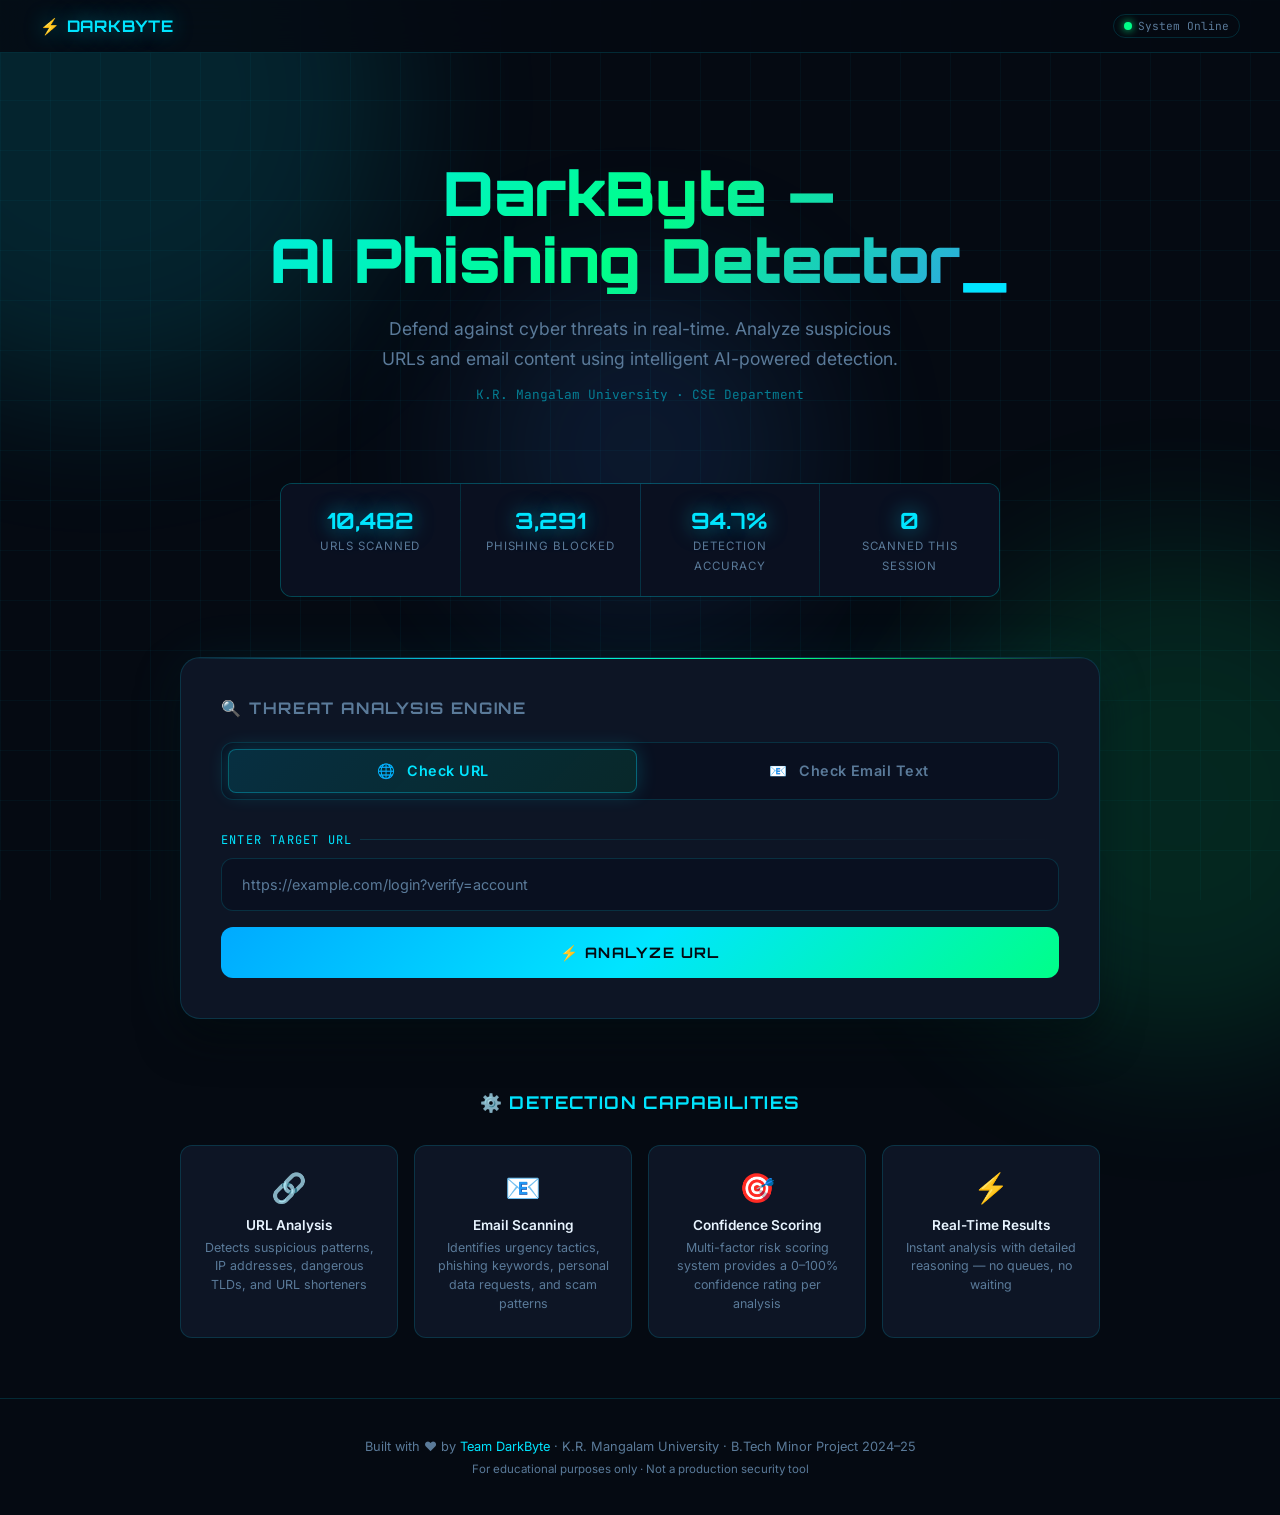
<file: index.html>
<!DOCTYPE html>
<html lang="en">
<head>
  <meta charset="UTF-8" />
  <meta name="viewport" content="width=device-width, initial-scale=1.0" />
  <title>DarkByte — AI Phishing Detector | K.R. Mangalam University</title>
  <meta name="description" content="DarkByte AI Phishing Detection System — Check URLs and emails for phishing threats using intelligent rule-based analysis. B.Tech Minor Project by Team DarkByte." />
  <link rel="preconnect" href="https://fonts.googleapis.com" />
  <link rel="preconnect" href="https://fonts.gstatic.com" crossorigin />
  <link href="https://fonts.googleapis.com/css2?family=Orbitron:wght@400;600;700;900&family=Inter:wght@300;400;500;600&family=JetBrains+Mono:wght@400;600&display=swap" rel="stylesheet" />

  <style>
    /* ── RESET & BASE ── */
    *, *::before, *::after { box-sizing: border-box; margin: 0; padding: 0; }
    :root {
      --bg-deep:     #050a12;
      --bg-panel:    #0a1020;
      --bg-card:     #0d1525;
      --bg-input:    #091020;
      --neon-green:  #00ff88;
      --neon-cyan:   #00e5ff;
      --neon-blue:   #3d8bff;
      --neon-red:    #ff3860;
      --text-primary: #e8f4ff;
      --text-muted:   #5a7a99;
      --border:       rgba(0,229,255,0.15);
      --border-glow:  rgba(0,229,255,0.4);
      --glow-green:   0 0 20px rgba(0,255,136,0.5), 0 0 40px rgba(0,255,136,0.2);
      --glow-cyan:    0 0 20px rgba(0,229,255,0.5), 0 0 40px rgba(0,229,255,0.2);
      --glow-red:     0 0 20px rgba(255,56,96,0.5),  0 0 40px rgba(255,56,96,0.2);
      --radius:       12px;
      --transition:   all 0.3s cubic-bezier(0.4,0,0.2,1);
    }

    html { scroll-behavior: smooth; }

    body {
      font-family: 'Inter', sans-serif;
      background: var(--bg-deep);
      color: var(--text-primary);
      min-height: 100vh;
      overflow-x: hidden;
    }

    /* ── ANIMATED BACKGROUND ── */
    .bg-grid {
      position: fixed;
      inset: 0;
      background-image:
        linear-gradient(rgba(0,229,255,0.04) 1px, transparent 1px),
        linear-gradient(90deg, rgba(0,229,255,0.04) 1px, transparent 1px);
      background-size: 50px 50px;
      z-index: 0;
      pointer-events: none;
    }
    .bg-orb {
      position: fixed;
      border-radius: 50%;
      filter: blur(80px);
      opacity: 0.12;
      pointer-events: none;
      z-index: 0;
    }
    .bg-orb-1 { width: 600px; height: 600px; background: var(--neon-cyan);  top: -200px; left: -200px; animation: orbFloat 12s ease-in-out infinite; }
    .bg-orb-2 { width: 500px; height: 500px; background: var(--neon-green); bottom: -150px; right: -150px; animation: orbFloat 15s ease-in-out infinite reverse; }
    .bg-orb-3 { width: 350px; height: 350px; background: var(--neon-blue);  top: 50%; left: 50%; transform: translate(-50%,-50%); animation: orbFloat 10s ease-in-out infinite 3s; }

    @keyframes orbFloat {
      0%, 100% { transform: translate(0, 0); }
      33%       { transform: translate(30px, -30px); }
      66%       { transform: translate(-20px, 20px); }
    }

    /* ── LAYOUT ── */
    main { position: relative; z-index: 1; max-width: 960px; margin: 0 auto; padding: 0 20px 60px; }

    /* ── NAVBAR ── */
    nav {
      position: fixed; top: 0; left: 0; right: 0; z-index: 100;
      background: rgba(5,10,18,0.85);
      backdrop-filter: blur(20px);
      border-bottom: 1px solid var(--border);
      padding: 14px 40px;
      display: flex; align-items: center; justify-content: space-between;
    }
    .nav-logo {
      font-family: 'Orbitron', monospace;
      font-size: 1rem;
      font-weight: 700;
      color: var(--neon-cyan);
      text-shadow: var(--glow-cyan);
      letter-spacing: 0.05em;
    }
    .nav-badge {
      font-size: 0.7rem;
      font-family: 'JetBrains Mono', monospace;
      color: var(--text-muted);
      border: 1px solid var(--border);
      padding: 4px 10px;
      border-radius: 20px;
    }
    .status-dot {
      display: inline-block; width: 8px; height: 8px; border-radius: 50%;
      background: var(--neon-green);
      box-shadow: 0 0 8px var(--neon-green);
      margin-right: 6px;
      animation: pulse 2s infinite;
    }
    @keyframes pulse { 0%,100%{opacity:1;} 50%{opacity:0.4;} }

    /* ── HERO ── */
    .hero {
      padding: 160px 0 80px;
      text-align: center;
    }
    .hero-tag {
      display: inline-block;
      font-family: 'JetBrains Mono', monospace;
      font-size: 0.75rem;
      color: var(--neon-green);
      background: rgba(0,255,136,0.08);
      border: 1px solid rgba(0,255,136,0.25);
      padding: 6px 16px;
      border-radius: 20px;
      margin-bottom: 24px;
      letter-spacing: 0.1em;
      text-transform: uppercase;
    }
    .hero-title {
      font-family: 'Orbitron', monospace;
      font-size: clamp(2rem, 6vw, 3.8rem);
      font-weight: 900;
      line-height: 1.1;
      margin-bottom: 20px;
      background: linear-gradient(135deg, #00e5ff 0%, #00ff88 50%, #3d8bff 100%);
      -webkit-background-clip: text;
      -webkit-text-fill-color: transparent;
      background-clip: text;
    }
    .hero-title span.cursor {
      -webkit-text-fill-color: var(--neon-cyan);
      animation: blink 1s step-end infinite;
    }
    @keyframes blink { 0%,100%{opacity:1;} 50%{opacity:0;} }

    .hero-tagline {
      font-size: 1.1rem;
      color: var(--text-muted);
      max-width: 520px;
      margin: 0 auto 12px;
      line-height: 1.7;
    }
    .hero-team {
      font-family: 'JetBrains Mono', monospace;
      font-size: 0.8rem;
      color: rgba(0,229,255,0.5);
      margin-top: 8px;
    }

    /* ── STATS BAR ── */
    .stats-bar {
      display: flex;
      gap: 1px;
      background: var(--border);
      border: 1px solid var(--border);
      border-radius: var(--radius);
      overflow: hidden;
      margin: 0 auto 60px;
      max-width: 720px;
    }
    .stat-item {
      flex: 1;
      background: var(--bg-panel);
      padding: 22px 16px;
      text-align: center;
      transition: var(--transition);
      position: relative;
      overflow: hidden;
    }
    .stat-item::before {
      content: '';
      position: absolute; top: 0; left: 0; right: 0; height: 2px;
      background: linear-gradient(90deg, var(--neon-cyan), var(--neon-green));
      transform: scaleX(0);
      transition: transform 0.4s ease;
    }
    .stat-item:hover::before { transform: scaleX(1); }
    .stat-item:hover { background: rgba(0,229,255,0.05); }
    .stat-value {
      font-family: 'Orbitron', monospace;
      font-size: 1.4rem;
      font-weight: 700;
      color: var(--neon-cyan);
      text-shadow: var(--glow-cyan);
      display: block;
    }
    .stat-label {
      font-size: 0.72rem;
      color: var(--text-muted);
      margin-top: 4px;
      text-transform: uppercase;
      letter-spacing: 0.08em;
    }

    /* ── DETECTOR CARD ── */
    .detector-card {
      background: var(--bg-card);
      border: 1px solid var(--border);
      border-radius: 20px;
      padding: 40px;
      box-shadow: 0 0 60px rgba(0,229,255,0.06), 0 20px 40px rgba(0,0,0,0.5);
      position: relative;
      overflow: hidden;
    }
    .detector-card::before {
      content: '';
      position: absolute; top: 0; left: 0; right: 0; height: 1px;
      background: linear-gradient(90deg, transparent, var(--neon-cyan), var(--neon-green), transparent);
    }

    /* ── TABS ── */
    .tab-switcher {
      display: flex;
      gap: 8px;
      margin-bottom: 32px;
      background: var(--bg-input);
      padding: 6px;
      border-radius: 12px;
      border: 1px solid var(--border);
    }
    .tab-btn {
      flex: 1;
      padding: 12px 20px;
      border: none;
      border-radius: 8px;
      font-family: 'Inter', sans-serif;
      font-size: 0.9rem;
      font-weight: 600;
      cursor: pointer;
      transition: var(--transition);
      background: transparent;
      color: var(--text-muted);
      position: relative;
      letter-spacing: 0.03em;
    }
    .tab-btn.active {
      background: linear-gradient(135deg, rgba(0,229,255,0.15), rgba(0,255,136,0.1));
      color: var(--neon-cyan);
      box-shadow: 0 0 20px rgba(0,229,255,0.2);
      border: 1px solid rgba(0,229,255,0.3);
    }
    .tab-btn:not(.active):hover {
      color: var(--text-primary);
      background: rgba(255,255,255,0.04);
    }
    .tab-icon { margin-right: 8px; }

    /* ── TAB PANELS ── */
    .tab-panel { display: none; animation: fadeSlideIn 0.35s ease; }
    .tab-panel.active { display: block; }
    @keyframes fadeSlideIn {
      from { opacity: 0; transform: translateY(10px); }
      to   { opacity: 1; transform: translateY(0); }
    }

    .panel-label {
      font-family: 'JetBrains Mono', monospace;
      font-size: 0.75rem;
      color: var(--neon-cyan);
      text-transform: uppercase;
      letter-spacing: 0.1em;
      margin-bottom: 10px;
      display: flex; align-items: center; gap: 8px;
    }
    .panel-label::after {
      content: '';
      flex: 1; height: 1px;
      background: linear-gradient(90deg, var(--border), transparent);
    }

    input[type="text"], textarea {
      width: 100%;
      background: var(--bg-input);
      border: 1px solid var(--border);
      border-radius: var(--radius);
      color: var(--text-primary);
      font-family: 'JetBrains Mono', monospace;
      font-size: 0.9rem;
      padding: 16px 20px;
      outline: none;
      transition: var(--transition);
      resize: vertical;
    }
    input[type="text"]::placeholder, textarea::placeholder {
      color: var(--text-muted);
      font-family: 'Inter', sans-serif;
    }
    input[type="text"]:focus, textarea:focus {
      border-color: var(--neon-cyan);
      box-shadow: 0 0 0 3px rgba(0,229,255,0.08), var(--glow-cyan);
      background: rgba(0,229,255,0.03);
    }
    textarea { min-height: 160px; }

    .analyze-btn {
      width: 100%;
      margin-top: 16px;
      padding: 16px 32px;
      border: none;
      border-radius: var(--radius);
      font-family: 'Orbitron', monospace;
      font-size: 0.9rem;
      font-weight: 700;
      letter-spacing: 0.1em;
      cursor: pointer;
      position: relative;
      overflow: hidden;
      transition: var(--transition);
      background: linear-gradient(135deg, #00aaff, #00e5ff, #00ff88);
      color: #050a12;
      text-transform: uppercase;
    }
    .analyze-btn::before {
      content: '';
      position: absolute; inset: 0;
      background: linear-gradient(135deg, #00ff88, #00e5ff, #3d8bff);
      opacity: 0;
      transition: opacity 0.4s ease;
    }
    .analyze-btn:hover::before { opacity: 1; }
    .analyze-btn:hover {
      transform: translateY(-2px);
      box-shadow: 0 8px 30px rgba(0,229,255,0.4), 0 0 60px rgba(0,255,136,0.2);
    }
    .analyze-btn:active { transform: translateY(0); }
    .analyze-btn span { position: relative; z-index: 1; }
    .analyze-btn.loading { pointer-events: none; }
    .analyze-btn.loading span::after {
      content: ''; display: inline-block; width: 14px; height: 14px;
      border: 2px solid rgba(5,10,18,0.4);
      border-top-color: #050a12;
      border-radius: 50%;
      margin-left: 10px;
      vertical-align: middle;
      animation: spin 0.7s linear infinite;
    }
    @keyframes spin { to { transform: rotate(360deg); } }

    /* ── RESULT CARD ── */
    #result-section { margin-top: 32px; display: none; }
    #result-section.visible {
      display: block;
      animation: resultReveal 0.5s cubic-bezier(0.34,1.56,0.64,1);
    }
    @keyframes resultReveal {
      from { opacity: 0; transform: scale(0.92) translateY(20px); }
      to   { opacity: 1; transform: scale(1) translateY(0); }
    }

    .result-card {
      border-radius: 16px;
      padding: 32px;
      border: 1px solid;
      position: relative;
      overflow: hidden;
    }
    .result-card::before {
      content: '';
      position: absolute; top: 0; left: 0; right: 0; height: 2px;
    }
    .result-card.legitimate {
      background: linear-gradient(135deg, rgba(0,255,136,0.07), rgba(0,229,255,0.05));
      border-color: rgba(0,255,136,0.35);
      box-shadow: 0 0 40px rgba(0,255,136,0.12);
    }
    .result-card.legitimate::before { background: linear-gradient(90deg, var(--neon-green), var(--neon-cyan)); }
    .result-card.phishing {
      background: linear-gradient(135deg, rgba(255,56,96,0.08), rgba(255,100,50,0.05));
      border-color: rgba(255,56,96,0.35);
      box-shadow: 0 0 40px rgba(255,56,96,0.12);
    }
    .result-card.phishing::before { background: linear-gradient(90deg, var(--neon-red), #ff7043); }

    .result-header {
      display: flex;
      align-items: center;
      justify-content: space-between;
      flex-wrap: wrap;
      gap: 16px;
      margin-bottom: 24px;
    }
    .verdict-badge {
      display: flex; align-items: center; gap: 12px;
    }
    .verdict-icon { font-size: 2.2rem; }
    .verdict-text {
      font-family: 'Orbitron', monospace;
      font-size: 1.5rem;
      font-weight: 800;
      letter-spacing: 0.05em;
    }
    .legitimate .verdict-text { color: var(--neon-green); text-shadow: var(--glow-green); }
    .phishing .verdict-text   { color: var(--neon-red);   text-shadow: var(--glow-red);   }

    /* Confidence Ring */
    .confidence-ring {
      position: relative;
      width: 90px; height: 90px;
      flex-shrink: 0;
    }
    .confidence-ring svg { transform: rotate(-90deg); }
    .ring-bg { fill: none; stroke: rgba(255,255,255,0.08); stroke-width: 6; }
    .ring-fill {
      fill: none; stroke-width: 6; stroke-linecap: round;
      stroke-dasharray: 220;
      stroke-dashoffset: 220;
      transition: stroke-dashoffset 1.2s cubic-bezier(0.4,0,0.2,1);
    }
    .legitimate .ring-fill { stroke: var(--neon-green); }
    .phishing   .ring-fill { stroke: var(--neon-red);   }
    .ring-label {
      position: absolute; inset: 0;
      display: flex; flex-direction: column; align-items: center; justify-content: center;
    }
    .ring-pct {
      font-family: 'Orbitron', monospace;
      font-size: 1.2rem;
      font-weight: 700;
      line-height: 1;
    }
    .legitimate .ring-pct { color: var(--neon-green); }
    .phishing   .ring-pct { color: var(--neon-red);   }
    .ring-sub { font-size: 0.6rem; color: var(--text-muted); text-transform: uppercase; margin-top: 2px; }

    .result-reason {
      background: rgba(255,255,255,0.03);
      border: 1px solid rgba(255,255,255,0.08);
      border-radius: 10px;
      padding: 16px 20px;
      font-size: 0.9rem;
      color: var(--text-primary);
      line-height: 1.7;
    }
    .result-reason strong {
      font-family: 'JetBrains Mono', monospace;
      font-size: 0.75rem;
      color: var(--text-muted);
      text-transform: uppercase;
      letter-spacing: 0.08em;
      display: block;
      margin-bottom: 8px;
    }

    /* ── FEATURES SECTION ── */
    .features {
      margin-top: 72px;
    }
    .section-title {
      font-family: 'Orbitron', monospace;
      font-size: 1.1rem;
      font-weight: 700;
      color: var(--neon-cyan);
      text-align: center;
      margin-bottom: 32px;
      letter-spacing: 0.08em;
    }
    .features-grid {
      display: grid;
      grid-template-columns: repeat(auto-fit, minmax(200px, 1fr));
      gap: 16px;
    }
    .feature-card {
      background: var(--bg-card);
      border: 1px solid var(--border);
      border-radius: var(--radius);
      padding: 24px 20px;
      text-align: center;
      transition: var(--transition);
      position: relative; overflow: hidden;
    }
    .feature-card::after {
      content: '';
      position: absolute; inset: 0;
      background: linear-gradient(135deg, rgba(0,229,255,0.05), transparent);
      opacity: 0;
      transition: opacity 0.3s;
    }
    .feature-card:hover { border-color: var(--border-glow); transform: translateY(-4px); }
    .feature-card:hover::after { opacity: 1; }
    .feature-icon { font-size: 1.8rem; margin-bottom: 12px; }
    .feature-title { font-size: 0.85rem; font-weight: 600; color: var(--text-primary); margin-bottom: 6px; }
    .feature-desc  { font-size: 0.78rem; color: var(--text-muted); line-height: 1.5; }

    /* ── FOOTER ── */
    footer {
      position: relative; z-index: 1;
      text-align: center;
      padding: 40px 20px;
      border-top: 1px solid var(--border);
      font-size: 0.8rem;
      color: var(--text-muted);
    }
    footer span { color: var(--neon-cyan); }

    /* ── TOAST NOTIFICATION ── */
    #toast {
      position: fixed; bottom: 30px; right: 30px; z-index: 9999;
      background: var(--bg-panel);
      border: 1px solid var(--border-glow);
      border-radius: 10px;
      padding: 14px 22px;
      font-size: 0.85rem;
      color: var(--text-primary);
      box-shadow: var(--glow-cyan);
      transform: translateY(80px); opacity: 0;
      transition: transform 0.4s cubic-bezier(0.34,1.56,0.64,1), opacity 0.3s;
      max-width: 320px;
    }
    #toast.show { transform: translateY(0); opacity: 1; }

    /* ── SCANNING LINES Animation ── */
    .scan-line {
      position: absolute; left: 0; right: 0; height: 2px;
      background: linear-gradient(90deg, transparent, var(--neon-cyan), transparent);
      opacity: 0; pointer-events: none;
      animation: scanLine 2.5s linear infinite;
    }
    @keyframes scanLine {
      0%   { top: 0;    opacity: 0; }
      5%   { opacity: 0.7; }
      95%  { opacity: 0.7; }
      100% { top: 100%; opacity: 0; }
    }

    /* ── RESPONSIVE ── */
    @media (max-width: 640px) {
      nav { padding: 12px 20px; }
      .hero { padding: 120px 0 60px; }
      .detector-card { padding: 24px 20px; }
      .result-header { flex-direction: column; align-items: flex-start; }
      .stats-bar { flex-direction: column; gap: 0; }
      .stat-item { border-bottom: 1px solid var(--border); }
    }
  </style>
</head>
<body>

  <!-- Background Effects -->
  <div class="bg-grid" aria-hidden="true"></div>
  <div class="bg-orb bg-orb-1" aria-hidden="true"></div>
  <div class="bg-orb bg-orb-2" aria-hidden="true"></div>
  <div class="bg-orb bg-orb-3" aria-hidden="true"></div>

  <!-- Navbar -->
  <nav role="navigation" aria-label="Main navigation">
    <div class="nav-logo">⚡ DARKBYTE</div>
    <div class="nav-badge">
      <span class="status-dot" aria-hidden="true"></span>System Online
    </div>
  </nav>

  <main>
    <!-- Hero -->
    <section class="hero" aria-labelledby="hero-title">
      <h1 class="hero-title" id="hero-title">
        DarkByte —<br />AI Phishing Detector<span class="cursor" aria-hidden="true">_</span>
      </h1>
      <p class="hero-tagline">
        Defend against cyber threats in real-time. Analyze suspicious URLs and email content using intelligent AI-powered detection.
      </p>
      <p class="hero-team">K.R. Mangalam University · CSE Department</p>
    </section>

    <!-- Stats Bar -->
    <div class="stats-bar" role="region" aria-label="System statistics">
      <div class="stat-item">
        <span class="stat-value" id="stat-urls">10,482</span>
        <span class="stat-label">URLs Scanned</span>
      </div>
      <div class="stat-item">
        <span class="stat-value" id="stat-blocked">3,291</span>
        <span class="stat-label">Phishing Blocked</span>
      </div>
      <div class="stat-item">
        <span class="stat-value" id="stat-accuracy">94.7%</span>
        <span class="stat-label">Detection Accuracy</span>
      </div>
      <div class="stat-item">
        <span class="stat-value" id="stat-scanned-now">0</span>
        <span class="stat-label">Scanned This Session</span>
      </div>
    </div>

    <!-- Detector Card -->
    <section class="detector-card" aria-labelledby="detector-heading">
      <div class="scan-line" aria-hidden="true"></div>

      <h2 id="detector-heading" style="font-family:'Orbitron',monospace; font-size:1rem; font-weight:700; color:var(--text-muted); letter-spacing:0.1em; text-transform:uppercase; margin-bottom:24px;">
        🔍 Threat Analysis Engine
      </h2>

      <!-- Tab Switcher -->
      <div class="tab-switcher" role="tablist" aria-label="Detection mode">
        <button
          id="tab-url-btn"
          class="tab-btn active"
          role="tab"
          aria-selected="true"
          aria-controls="tab-url"
          onclick="switchTab('url')"
        >
          <span class="tab-icon">🌐</span> Check URL
        </button>
        <button
          id="tab-email-btn"
          class="tab-btn"
          role="tab"
          aria-selected="false"
          aria-controls="tab-email"
          onclick="switchTab('email')"
        >
          <span class="tab-icon">📧</span> Check Email Text
        </button>
      </div>

      <!-- URL Tab -->
      <div id="tab-url" class="tab-panel active" role="tabpanel" aria-labelledby="tab-url-btn">
        <div class="panel-label">Enter Target URL</div>
        <input
          type="text"
          id="url-input"
          placeholder="https://example.com/login?verify=account"
          autocomplete="off"
          spellcheck="false"
          aria-label="URL to analyze"
        />
        <button id="url-analyze-btn" class="analyze-btn" onclick="analyze('url')" aria-label="Analyze URL for phishing">
          <span>⚡ Analyze URL</span>
        </button>
      </div>

      <!-- Email Tab -->
      <div id="tab-email" class="tab-panel" role="tabpanel" aria-labelledby="tab-email-btn">
        <div class="panel-label">Paste Email Content</div>
        <textarea
          id="email-input"
          placeholder="Paste the full email content here...&#10;&#10;Example: Dear Customer, your account has been suspended. Click here to verify immediately or face permanent termination..."
          aria-label="Email text to analyze"
        ></textarea>
        <button id="email-analyze-btn" class="analyze-btn" onclick="analyze('email')" aria-label="Analyze email for phishing">
          <span>⚡ Analyze Email</span>
        </button>
      </div>

      <!-- Result Section -->
      <div id="result-section" role="region" aria-live="polite" aria-label="Analysis result">
        <div id="result-card" class="result-card">
          <div class="result-header">
            <div class="verdict-badge">
              <span class="verdict-icon" id="verdict-icon" aria-hidden="true"></span>
              <span class="verdict-text" id="verdict-text"></span>
            </div>
            <div class="confidence-ring" role="img" aria-label="Confidence meter">
              <svg viewBox="0 0 90 90" width="90" height="90">
                <circle class="ring-bg" cx="45" cy="45" r="35"/>
                <circle class="ring-fill" id="ring-fill" cx="45" cy="45" r="35"/>
              </svg>
              <div class="ring-label">
                <span class="ring-pct" id="ring-pct">0%</span>
                <span class="ring-sub">Confidence</span>
              </div>
            </div>
          </div>
          <div class="result-reason">
            <strong>📋 Analysis Report</strong>
            <span id="reason-text"></span>
          </div>
        </div>
      </div>
    </section>

    <!-- Features Section -->
    <section class="features" aria-labelledby="features-title">
      <h2 class="section-title" id="features-title">⚙️ DETECTION CAPABILITIES</h2>
      <div class="features-grid">
        <div class="feature-card">
          <div class="feature-icon">🔗</div>
          <div class="feature-title">URL Analysis</div>
          <div class="feature-desc">Detects suspicious patterns, IP addresses, dangerous TLDs, and URL shorteners</div>
        </div>
        <div class="feature-card">
          <div class="feature-icon">📧</div>
          <div class="feature-title">Email Scanning</div>
          <div class="feature-desc">Identifies urgency tactics, phishing keywords, personal data requests, and scam patterns</div>
        </div>
        <div class="feature-card">
          <div class="feature-icon">🎯</div>
          <div class="feature-title">Confidence Scoring</div>
          <div class="feature-desc">Multi-factor risk scoring system provides a 0–100% confidence rating per analysis</div>
        </div>
        <div class="feature-card">
          <div class="feature-icon">⚡</div>
          <div class="feature-title">Real-Time Results</div>
          <div class="feature-desc">Instant analysis with detailed reasoning — no queues, no waiting</div>
        </div>
      </div>
    </section>
  </main>

  <!-- Footer -->
  <footer role="contentinfo">
    <p>Built with ❤️ by <span>Team DarkByte</span> · K.R. Mangalam University · B.Tech Minor Project 2024–25</p>
    <p style="margin-top:8px; font-size:0.72rem;">For educational purposes only · Not a production security tool</p>
  </footer>

  <!-- Toast -->
  <div id="toast" role="alert" aria-live="assertive"></div>

  <script>
    // ── STATE ──
    let sessionScanned = 0;
    const BACKEND_URL = 'http://127.0.0.1:5000/predict';

    // ── TAB SWITCHER ──
    function switchTab(tab) {
      document.querySelectorAll('.tab-btn').forEach(b => {
        b.classList.remove('active');
        b.setAttribute('aria-selected', 'false');
      });
      document.querySelectorAll('.tab-panel').forEach(p => p.classList.remove('active'));

      document.getElementById(`tab-${tab}-btn`).classList.add('active');
      document.getElementById(`tab-${tab}-btn`).setAttribute('aria-selected', 'true');
      document.getElementById(`tab-${tab}`).classList.add('active');

      // Hide result when switching tabs
      const rs = document.getElementById('result-section');
      rs.classList.remove('visible');
      rs.style.display = 'none';
    }

    // ── ANALYZE ──
    async function analyze(type) {
      const inputEl = document.getElementById(type === 'url' ? 'url-input' : 'email-input');
      const btnEl   = document.getElementById(type === 'url' ? 'url-analyze-btn' : 'email-analyze-btn');
      const content = inputEl.value.trim();

      if (!content) {
        showToast('⚠️ Please enter content to analyze.');
        inputEl.focus();
        return;
      }

      // Basic URL validation
      if (type === 'url' && !content.startsWith('http')) {
        showToast('🌐 URL should start with http:// or https://');
        return;
      }

      // Loading state
      btnEl.classList.add('loading');
      btnEl.querySelector('span').textContent = 'Analyzing';

      try {
        const response = await fetch(BACKEND_URL, {
          method: 'POST',
          headers: { 'Content-Type': 'application/json' },
          body: JSON.stringify({ type, content }),
        });

        if (!response.ok) {
          const err = await response.json();
          throw new Error(err.error || `Server error ${response.status}`);
        }

        const data = await response.json();
        displayResult(data);

        // Update session counter
        sessionScanned++;
        animateCounter('stat-scanned-now', sessionScanned - 1, sessionScanned);

      } catch (err) {
        if (err.message.includes('Failed to fetch') || err.message.includes('NetworkError')) {
          showToast('🔌 Cannot reach backend. Is app.py running on port 5000?');
        } else {
          showToast(`❌ Error: ${err.message}`);
        }
        console.error('Analyze error:', err);
      } finally {
        btnEl.classList.remove('loading');
        btnEl.querySelector('span').textContent = type === 'url' ? '⚡ Analyze URL' : '⚡ Analyze Email';
      }
    }

    // ── DISPLAY RESULT ──
    function displayResult({ verdict, confidence, reason }) {
      const isPhishing    = verdict === 'Phishing';
      const resultSection = document.getElementById('result-section');
      const resultCard    = document.getElementById('result-card');
      const verdictIcon   = document.getElementById('verdict-icon');
      const verdictText   = document.getElementById('verdict-text');
      const reasonText    = document.getElementById('reason-text');
      const ringFill      = document.getElementById('ring-fill');
      const ringPct       = document.getElementById('ring-pct');

      // Set card class
      resultCard.className = `result-card ${isPhishing ? 'phishing' : 'legitimate'}`;

      // Verdict
      verdictIcon.textContent = isPhishing ? '⚠️' : '✅';
      verdictText.textContent = isPhishing ? 'PHISHING DETECTED' : 'LEGITIMATE';

      // Reason
      reasonText.textContent = reason;

      // Confidence ring animation
      const circumference = 2 * Math.PI * 35; // ~220
      const offset = circumference - (confidence / 100) * circumference;
      ringFill.style.strokeDasharray  = circumference;
      ringFill.style.strokeDashoffset = circumference; // reset
      setTimeout(() => { ringFill.style.strokeDashoffset = offset; }, 50);

      // Animate percentage counter
      animateCounter('ring-pct', 0, confidence, '%');

      // Show card
      resultSection.style.display = 'block';
      void resultSection.offsetWidth; // force reflow
      resultSection.classList.add('visible');

      // Scroll to result
      resultSection.scrollIntoView({ behavior: 'smooth', block: 'nearest' });
    }

    // ── COUNTER ANIMATION ──
    function animateCounter(id, from, to, suffix = '') {
      const el = document.getElementById(id);
      if (!el) return;
      const duration = 900;
      const start = performance.now();
      function step(now) {
        const progress = Math.min((now - start) / duration, 1);
        const ease = 1 - Math.pow(1 - progress, 3);
        el.textContent = Math.round(from + (to - from) * ease) + suffix;
        if (progress < 1) requestAnimationFrame(step);
      }
      requestAnimationFrame(step);
    }

    // ── TOAST ──
    function showToast(msg) {
      const toast = document.getElementById('toast');
      toast.textContent = msg;
      toast.classList.add('show');
      setTimeout(() => toast.classList.remove('show'), 4000);
    }

    // ── KEYBOARD SHORTCUTS ──
    document.addEventListener('keydown', (e) => {
      if ((e.ctrlKey || e.metaKey) && e.key === 'Enter') {
        const activeTab = document.querySelector('.tab-btn.active').id.includes('url') ? 'url' : 'email';
        analyze(activeTab);
      }
    });

    // ── ENTER KEY on URL input ──
    document.getElementById('url-input').addEventListener('keydown', (e) => {
      if (e.key === 'Enter') analyze('url');
    });

    // ── ANIMATED BACKGROUND STATS (mock live counter) ──
    function tickStats() {
      const urlsEl = document.getElementById('stat-urls');
      const blockEl = document.getElementById('stat-blocked');
      let urlBase   = 10482;
      let blockBase = 3291;
      setInterval(() => {
        const urlDelta   = Math.floor(Math.random() * 3);
        const blockDelta = Math.random() < 0.3 ? 1 : 0;
        urlBase   += urlDelta;
        blockBase += blockDelta;
        if (urlDelta   > 0) urlsEl.textContent  = urlBase.toLocaleString();
        if (blockDelta > 0) blockEl.textContent = blockBase.toLocaleString();
      }, 4000);
    }
    tickStats();

    // ── HERO TYPING ANIMATION ──
    (function heroTypewriter() {
      const taglines = [
        'Protect Your Network.',
        'Expose Phishing Threats.',
        'Stay One Step Ahead.',
      ];
      const el = document.querySelector('.hero-tagline');
      const base = 'Defend against cyber threats in real-time. ';
      let tIdx = 0;
      function cycleTagline() {
        el.style.opacity = '0';
        setTimeout(() => {
          tIdx = (tIdx + 1) % taglines.length;
          el.textContent  = base + taglines[tIdx];
          el.style.transition = 'opacity 0.6s ease';
          el.style.opacity = '1';
        }, 400);
      }
      setInterval(cycleTagline, 4000);
    })();
  </script>
</body>
</html>
</file>
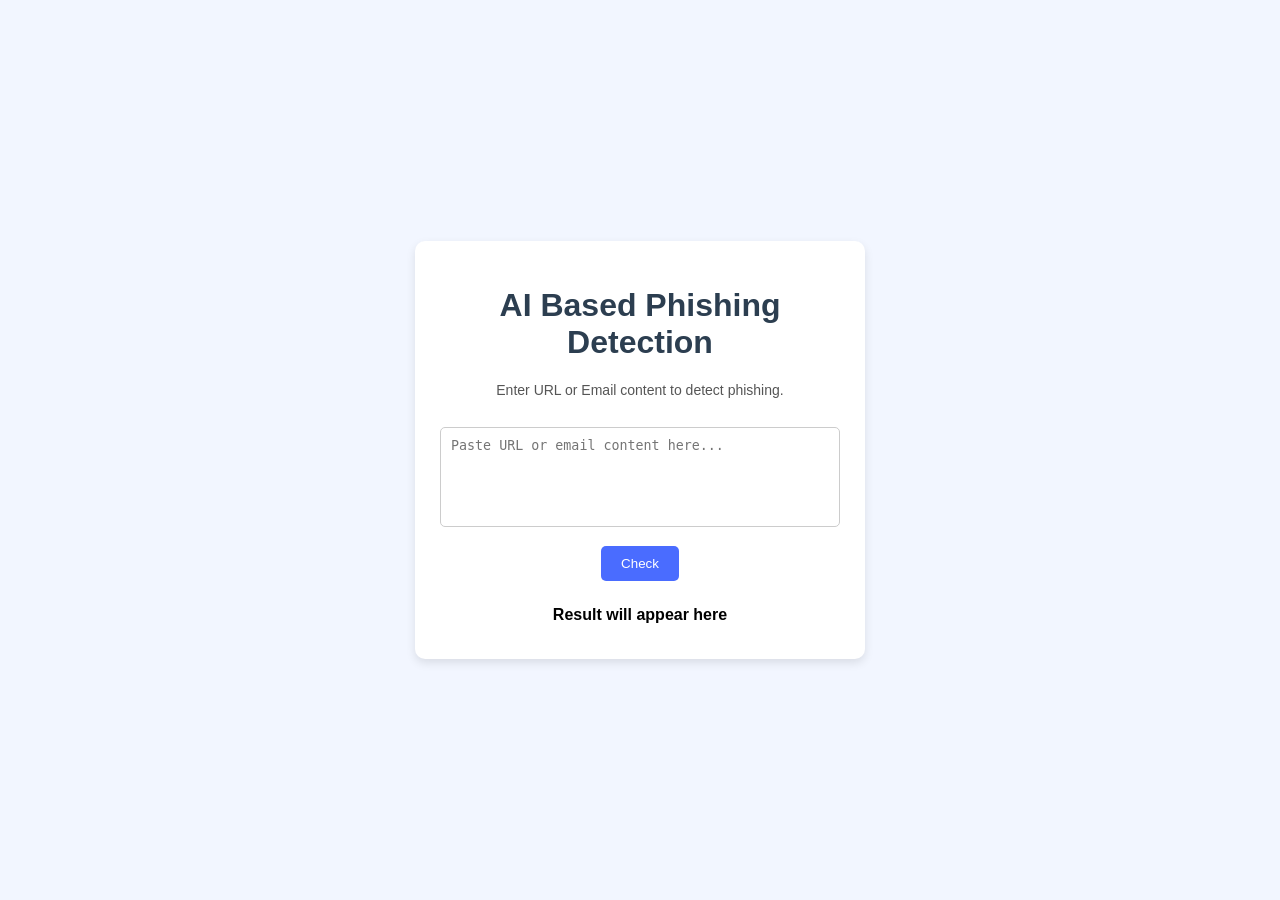
<file: frontend/index.html>
<!DOCTYPE html>
<html lang="en">
<head>
    <meta charset="UTF-8">
    <title>AI Based Phishing Detection</title>
    <link rel="stylesheet" href="style.css">
</head>
<body>

    <div class="container">
        <h1>AI Based Phishing Detection</h1>
        <p>Enter URL or Email content to detect phishing.</p>

        <textarea id="inputText" placeholder="Paste URL or email content here..."></textarea>

        <button onclick="checkPhishing()">Check</button>

        <div id="result" class="result">
            Result will appear here
        </div>
    </div>

    <script>
        function checkPhishing() {
            var text = document.getElementById("inputText").value;
            var result = document.getElementById("result");

            if (text.trim() === "") {
                result.innerText = "Please enter some text!";
                result.className = "result phishing";
            } else if (text.includes("http")) {
                result.innerText = "⚠️ Phishing Detected (Demo)";
                result.className = "result phishing";
            } else {
                result.innerText = "✅ Safe Content (Demo)";
                result.className = "result safe";
            }
        }
    </script>

</body>
</html>
</file>
<file: frontend/style.css>
body {
    margin: 0;
    font-family: Arial, sans-serif;
    background: #f2f6ff;
    display: flex;
    justify-content: center;
    align-items: center;
    height: 100vh;
}

.container {
    background: #ffffff;
    padding: 25px;
    width: 400px;
    border-radius: 10px;
    box-shadow: 0 4px 10px rgba(0,0,0,0.1);
    text-align: center;
}

h1 {
    color: #2c3e50;
}

p {
    font-size: 14px;
    color: #555;
}

textarea {
    width: 100%;
    height: 100px;
    margin: 15px 0;
    padding: 10px;
    border-radius: 5px;
    border: 1px solid #ccc;
    resize: none;
    box-sizing: border-box;
}

button {
    background: #4a6cff;
    color: white;
    border: none;
    padding: 10px 20px;
    border-radius: 5px;
    cursor: pointer;
}

button:hover {
    background: #354bdb;
}

.result {
    margin-top: 15px;
    padding: 10px;
    border-radius: 5px;
    font-weight: bold;
}

.safe {
    background: #d4edda;
    color: #155724;
}

.phishing {
    background: #f8d7da;
    color: #721c24;
  }
</file>
